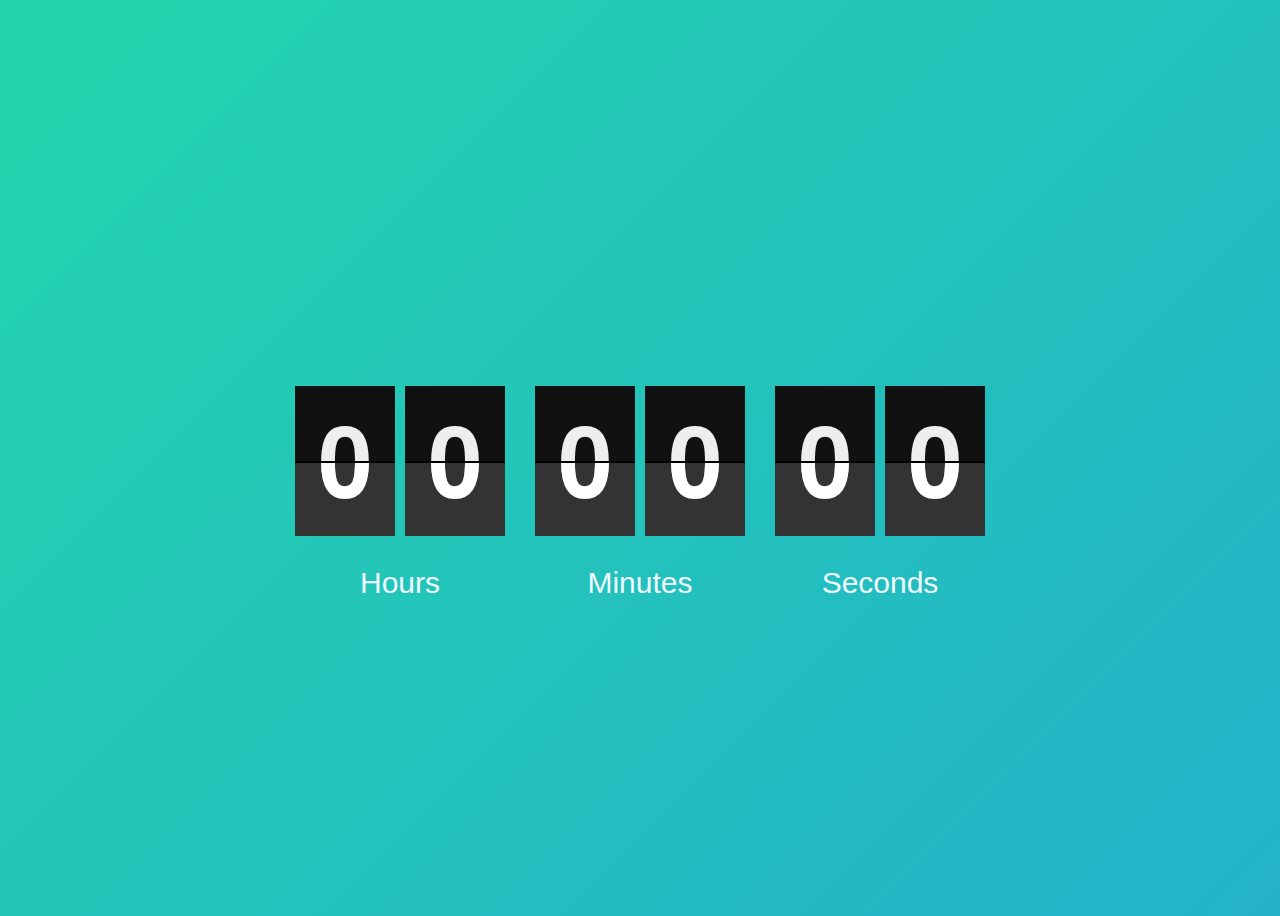
<file: index.html>
<!DOCTYPE html>
<html lang="en">
  <head>
    <meta charset="UTF-8" />
    <meta name="viewport" content="width=device-width, initial-scale=1.0" />
    <!-- <link rel="stylesheet" href="style.css"> -->
    <style>
      * {
        box-sizing: border-box;
        /*  */
      }
      body {
        padding-top: 100px;
        display: flex;
        align-items: center;
        justify-content: center;
        background-repeat: no-repeat;
        background-size: cover;
        background-size: 100% 100vh;
        background: linear-gradient(-45deg, #ee7752, #e73c7e, #23a6d5, #23d5ab);
	    background-size: 400% 400%;
	    animation: gradient 15s ease infinite;
	    height: 100vh;
      }
      p {
        color: aliceblue;
      }
      .countdown {
        display: flex;
        gap: 30px;
        font-family: sans-serif;
        /* display: none; */
      }
      .time-section {
        text-align: center;
        font-size: 30px;
      }
      .time-group {
        display: flex;
        gap: 10px;
      }
      .time-segment {
        display: block;
        font-size: 100px;
        font-weight: 900;
        width: 100px;
      }
      .segment-display {
        position: relative;
        height: 100%;
      }
      .segment-display_top,
      .segment-display_bottom {
        overflow: hidden;
        text-align: center;
        width: 100%;
        height: 50%;
        position: relative;
      }
      .segment-display_top {
        background-color: #111;
        color: #eee;
        line-height: 1.5;
      }
      .segment-display_bottom {
        background-color: #333;
        color: #fff;
        line-height: 0;
      }
      .segment-overlay {
        position: absolute;
        top: 0;
        height: 100%;
        width: 100px;
        perspective: 400px;
      }
      .segment-overlay_top,
      .segment-overlay_bottom {
        position: absolute;
        overflow: hidden;
        text-align: center;
        width: 100%;
        height: 50%;
      }
      .segment-overlay_top {
        top: 0;
        line-height: 1.5;
        color: #eee;
        background-color: #111;
        transform-origin: bottom;
      }
      .segment-overlay_bottom {
        bottom: 0;
        line-height: 0;
        color: #fff;
        border-color: #333;
        border-top: 2px solid black;
        transform-origin: top;
      }
      .segment-overlay.flip .segment-overlay_top {
        animation: flip-top 0.8s linear;
      }
      .segment-overlay.flip .segment-overlay_bottom {
        animation: flip-bottom 0.8s linear;
      }
      @keyframes flip-top {
        0% {
          transform: rotateX(0deg);
        }
        100% {
          transform: rotateX(-90deg);
        }
      }
      @keyframes flip-bottom {
        0% {
          transform: rotateX(90deg);
        }
        100% {
          transform: rotateX(0deg);
        }
      }
      @keyframes gradient {
	0% {
		background-position: 0% 50%;
	}
	50% {
		background-position: 100% 50%;
	}
	100% {
		background-position: 0% 50%;
	}
}
    </style>
    <!-- <script src="index.js"></script> -->
    <script>
      //const targetDate='2023-11-13T20:06:00';
      const targetDate = Date.now() + 10000;

      function getTimeSegmentElements(segmentElement) {
        const segmentDisplay = segmentElement.querySelector(".segment-display");

        const segmentDisplayTop = segmentDisplay.querySelector(
          ".segment-display_top"
        );

        const segmentDisplayBottom = segmentDisplay.querySelector(
          ".segment-display_bottom"
        );

        const segmentOverlay = segmentDisplay.querySelector(".segment-overlay");

        const segmentOverlayTop = segmentOverlay.querySelector(
          ".segment-overlay_top"
        );

        const segmentOverlayBottom = segmentOverlay.querySelector(
          ".segment-overlay_bottom"
        );

        return {
          segmentDisplayTop,
          segmentDisplayBottom,
          segmentOverlay,
          segmentOverlayTop,
          segmentOverlayBottom,
        };
      }

      function updateSegmentValues(displayElement, overlayElement, value) {
        displayElement.textContent = value;
        overlayElement.textContent = value;
      }

      function updateTimeSegment(segmentElement, timeValue) {
        const segmentElements = getTimeSegmentElements(segmentElement);
        segmentElements.segmentOverlay.classList.add("flip");

        updateSegmentValues(
          segmentElements.segmentDisplayTop,
          segmentElements.segmentOverlayBottom,
          timeValue
        );

        function finishAnimation() {
          segmentElements.segmentOverlay.classList.remove("flip");

          updateSegmentValues(
            segmentElements.segmentDisplayBottom,
            segmentElements.segmentOverlayTop,
            timeValue
          );

          this.removeEventListener("animationend", finishAnimation);
        }

        segmentElements.segmentOverlay.addEventListener(
          "animationend",
          finishAnimation
        );
      }

      function updateTimeSection(sectionId, timeValue) {
        const FirstNumber = Math.floor(timeValue / 10);
        const Secondnumber = timeValue % 10;

        const sectionElement = document.getElementById(sectionId);
        const timeSegments = sectionElement.querySelectorAll(".time-segment");

        updateTimeSegment(timeSegments[0], FirstNumber);
        updateTimeSegment(timeSegments[1], Secondnumber);
      }

      function getRemainingTime(targetDateTime) {
        const nowTime = Date.now();

        const secondRemaining = Math.floor((targetDateTime - nowTime) / 1000);

        const complete = nowTime >= targetDateTime;
        if (complete) {
          return {
            complete,
            seconds: 0,
            minutes: 0,
            hours: 0,
          };
        }

        const hours = Math.floor(secondRemaining / 60 / 60);
        const minutes = Math.floor(secondRemaining / 60) - hours * 60;
        const seconds = secondRemaining % 60;

        return {
          complete,
          seconds,
          minutes,
          hours,
        };
      }

      function updateAllSegments() {
        const targetTimeStamp = new Date(targetDate).getTime();
        const timeRemainingBits = getRemainingTime(targetTimeStamp);

        updateTimeSection("seconds", timeRemainingBits.seconds);
        updateTimeSection("minutes", timeRemainingBits.minutes);
        updateTimeSection("hours", timeRemainingBits.hours);

        return timeRemainingBits.complete;
      }

      const countdownTimer = setInterval(() => {
        const isComplete = updateAllSegments();
        if (isComplete) {
          clearInterval(countdownTimer);
          window.location.href = "index1.html";
        }
      }, 1000);

      updateAllSegments();
    </script>
    <title>Event CountDown</title>
  </head>
  <body>
    <div class="countdown">
      <div class="time-section" id="hours">
        <div class="time-group">
          <div class="time-segment">
            <div class="segment-display">
              <div class="segment-display_top">0</div>
              <div class="segment-display_bottom">0</div>
              <div class="segment-overlay">
                <div class="segment-overlay_top">0</div>
                <div class="segment-overlay_bottom">0</div>
              </div>
            </div>
          </div>
          <div class="time-segment">
            <div class="segment-display">
              <div class="segment-display_top">0</div>
              <div class="segment-display_bottom">0</div>
              <div class="segment-overlay">
                <div class="segment-overlay_top">0</div>
                <div class="segment-overlay_bottom">0</div>
              </div>
            </div>
          </div>
        </div>
        <p>Hours</p>
      </div>
      <div class="time-section" id="minutes">
        <div class="time-group">
          <div class="time-segment">
            <div class="segment-display">
              <div class="segment-display_top">0</div>
              <div class="segment-display_bottom">0</div>
              <div class="segment-overlay">
                <div class="segment-overlay_top">0</div>
                <div class="segment-overlay_bottom">0</div>
              </div>
            </div>
          </div>
          <div class="time-segment">
            <div class="segment-display">
              <div class="segment-display_top">0</div>
              <div class="segment-display_bottom">0</div>
              <div class="segment-overlay">
                <div class="segment-overlay_top">0</div>
                <div class="segment-overlay_bottom">0</div>
              </div>
            </div>
          </div>
        </div>
        <p>Minutes</p>
      </div>
      <div class="time-section" id="seconds">
        <div class="time-group">
          <div class="time-segment">
            <div class="segment-display">
              <div class="segment-display_top">0</div>
              <div class="segment-display_bottom">0</div>
              <div class="segment-overlay">
                <div class="segment-overlay_top">0</div>
                <div class="segment-overlay_bottom">0</div>
              </div>
            </div>
          </div>
          <div class="time-segment">
            <div class="segment-display">
              <div class="segment-display_top">0</div>
              <div class="segment-display_bottom">0</div>
              <div class="segment-overlay">
                <div class="segment-overlay_top">0</div>
                <div class="segment-overlay_bottom">0</div>
              </div>
            </div>
          </div>
        </div>
        <p>Seconds</p>
      </div>
    </div>
  </body>
</html>
</file>
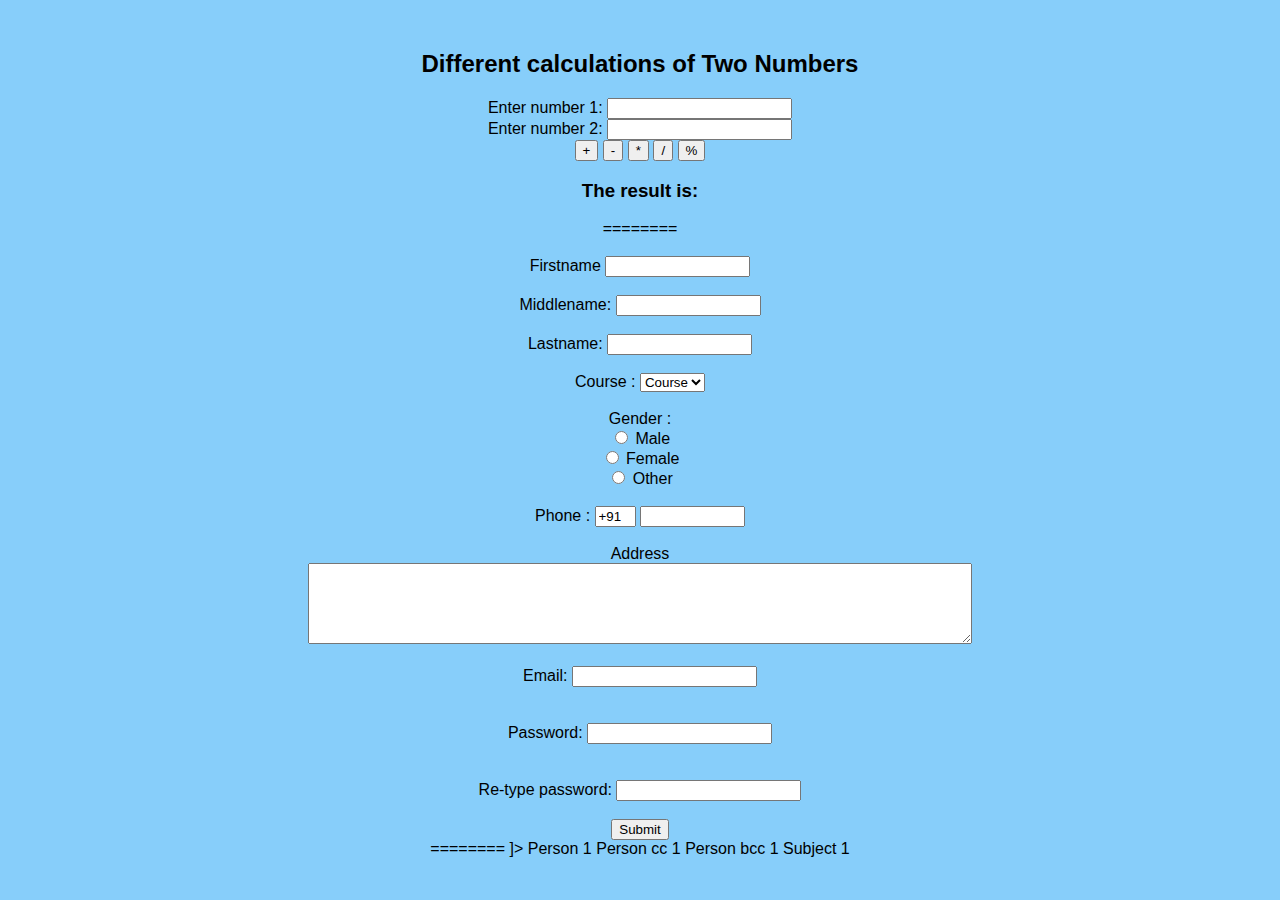
<file: 1.html>
<!DOCTYPE html>
<html lang="en">
<head>
    <meta charset="UTF-8">
    <meta name="viewport" content="width=device-width, initial-scale=1.0">
    <title>Basic Calculator</title>
    <style>
        body {
            font-family: Arial, sans-serif;
            text-align: center;
            margin-top: 50px;
        }
    </style>
</head>
<body>
    <h2>Different calculations of Two Numbers</h2>
 
    <form id="calculatorForm">
        <label for="num1">Enter number 1: </label>
        <input type="number" id="num1" required>
        <br>
 
        <label for="num2">Enter number 2: </label>
        <input type="number" id="num2" required>
        <br>
 
        <button type="button" onclick="performCalculation('+')">+</button>
        <button type="button" onclick="performCalculation('-')">-</button>
        <button type="button" onclick="performCalculation('*')">*</button>
        <button type="button" onclick="performCalculation('/')">/</button>
        <button type="button" onclick="performCalculation('%')">%</button>
 
    </form>
 
    <h3>The result is: <span id="result"></span></h3>
 
    <script>
        function performCalculation(operator) {
            var num1 = parseFloat(document.getElementById('num1').value);
            var num2 = parseFloat(document.getElementById('num2').value);
 
            if (isNaN(num1) || isNaN(num2)) {
                alert('Please enter valid numbers');
                return;
            }
 
            var result;
 
            switch (operator) {
                case '+':
                    result = num1 + num2;
                    break;
                case '-':
                    result = num1 - num2;
                    break;
                case '*':
                    result = num1 * num2;
                    break;
                case '/':
                    result = num1 / num2;
                    break;
                case '%':
                    result = num1 % num2;
                    break;
                default:
                    alert('Invalid operator');
                    return;
            }
 
            document.getElementById('result').textContent = result;
        }
    </script>
</body>
</html>


========


<html>  
    <head>   
    <title>  
    Registration Page  
    </title>  
    </head>  
    <body bgcolor="Lightskyblue">  
    <br>  
    <br>  
    <form>  
      
    <label> Firstname </label>         
    <input type="text" name="firstname" size="15"/> <br> <br>  
    <label> Middlename: </label>     
    <input type="text" name="middlename" size="15"/> <br> <br>  
    <label> Lastname: </label>         
    <input type="text" name="lastname" size="15"/> <br> <br>  
      
    <label>   
    Course :  
    </label>   
    <select>  
    <option value="Course">Course</option>  
    <option value="BCA">BCA</option>  
    <option value="BBA">BBA</option>  
    <option value="B.Tech">B.Tech</option>  
    <option value="MBA">MBA</option>  
    <option value="MCA">MCA</option>  
    <option value="M.Tech">M.Tech</option>  
    </select>  
      
    <br>  
    <br>  
    <label>   
    Gender :  
    </label><br>  
    <input type="radio" name="male"/> Male <br>  
    <input type="radio" name="female"/> Female <br>  
    <input type="radio" name="other"/> Other  
    <br>  
    <br>  
      
    <label>   
    Phone :  
    </label>  
    <input type="text" name="country code"  value="+91" size="2"/>   
    <input type="text" name="phone" size="10"/> <br> <br>  
    Address  
    <br>  
    <textarea cols="80" rows="5" value="address">  
    </textarea>  
    <br> <br>  
    Email:  
    <input type="email" id="email" name="email"/> <br>    
    <br> <br>  
    Password:  
    <input type="Password" id="pass" name="pass"> <br>   
    <br> <br>  
    Re-type password:  
    <input type="Password" id="repass" name="repass"> <br> <br>  
    <input type="button" value="Submit"/>  
    </form>  
    </body>  
    </html>


========

<?xml version="1.0"?>
<!DOCTYPE email[
    <!ELEMENT email (to+, cc*, bcc*, subject?)>
    <!ELEMENT to (#PCDATA)>
    <!ELEMENT cc (#PCDATA)>
    <!ELEMENT bcc (#PCDATA)>
    <!ELEMENT subject (#PCDATA)>
]>
<email>
    <to>Person 1</to>
    <cc>Person cc 1</cc>
    <bcc>Person bcc 1</bcc>
    <subject>Subject 1</subject>
</email>
</file>
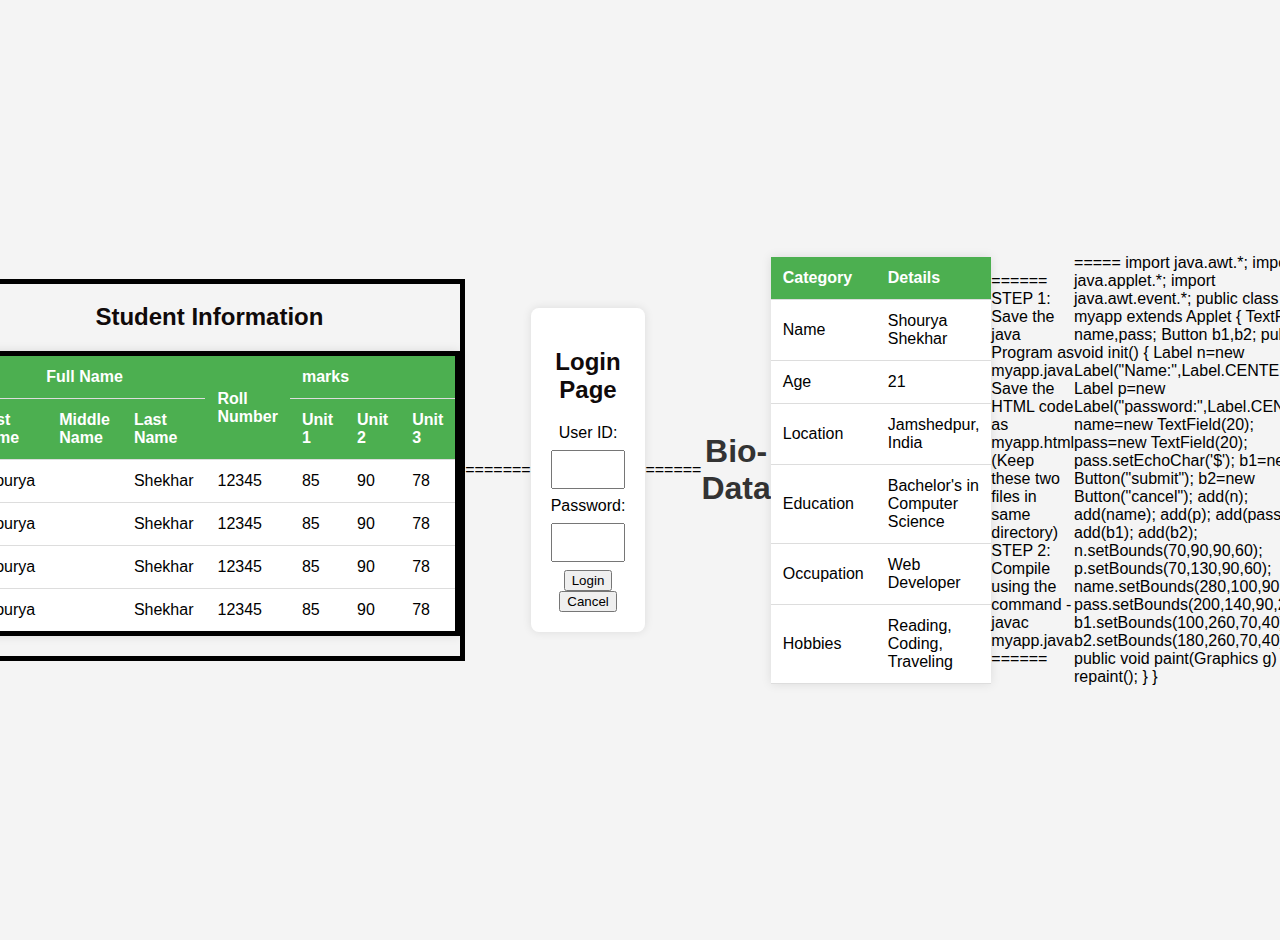
<file: 3.html>
<!DOCTYPE html>
<html lang="en">
<head>
    <meta charset="UTF-8">
    <meta name="viewport" content="width=device-width, initial-scale=1.0">
    <title>Student Information</title>
    <style>
        body {
            font-family: Arial, sans-serif;
            background-color: #f4f4f4;
            margin: 0;
            padding: 20px;
        }
        .container{
            border: solid black 5px;
        }

        h2 {
            color: #100a0a;
            text-align: center;
        }

        table {
            width: 80%;
            margin: 20px auto;
            border-collapse: collapse;
            box-shadow: 0 0 10px rgba(0, 0, 0, 0.1);
            background-color: #fff;
        }

        th, td {
            padding: 12px;
            text-align: left;
            border-bottom: 1px solid #1b1717;
        }
    </style>
</head>
<body>
    
    <div class="container">
    <h2>Student Information</h2>

    <table class="container">
        <thead>
            <tr>
                <th colspan="3" ><center>Full Name</center></th>
                <th rowspan="2">Roll Number</th>
                <th colspan="3">marks</th>
            </tr>
            <tr>
                <th colspan="1">First Name</th>
                <th colspan="1">Middle Name</th>
                <th colspan="1">Last Name</th>
                <th colspan="1">Unit 1</th>
                <th colspan="1">Unit 2</th>
                <th colspan="1">Unit 3</th>
            </tr>
        </thead>
        <tr>
            <td>Shourya</td>
            <td></td>
            <td>Shekhar</td>
            <td>12345</td>
            <td>85</td>
            <td>90</td>
            <td>78</td>
        </tr>
        <tr>
            <td>Shourya</td>
            <td></td>
            <td>Shekhar</td>
            <td>12345</td>
            <td>85</td>
            <td>90</td>
            <td>78</td>
        </tr>
        <tr>
            <td>Shourya</td>
            <td></td>
            <td>Shekhar</td>
            <td>12345</td>
            <td>85</td>
            <td>90</td>
            <td>78</td>
        </tr>
        <tr>
            <td>Shourya</td>
            <td></td>
            <td>Shekhar</td>
            <td>12345</td>
            <td>85</td>
            <td>90</td>
            <td>78</td>
        </tr>
        
    </table>
</div>

</body>
</html>


=======


<!DOCTYPE html>
<html lang="en">
<head>
  <meta charset="UTF-8">
  <meta name="viewport" content="width=device-width, initial-scale=1.0">
  <title>Login Page</title>
  <style>
    body {
      font-family: Arial, sans-serif;
      background-color: #f4f4f4;
      margin: 0;
      padding: 0;
      display: flex;
      justify-content: center;
      align-items: center;
      height: 100vh;
    }

    .login-container {
      background-color: #fff;
      padding: 20px;
      border-radius: 8px;
      box-shadow: 0 0 10px rgba(0, 0, 0, 0.1);
      width: 300px;
      text-align: center;
    }

    input {
      width: 100%;
      padding: 10px;
      margin: 8px 0;
      box-sizing: border-box;
    }

    #captcha {
      
    }

  </style>
</head>
<body>
  <div class="login-container">
    <h2>Login Page</h2>
    <form action="#" method="post">
      <label for="userid">User ID:</label>
      <input type="text" id="userid" name="userid" required>

      <label for="password">Password:</label>
      <input type="password" id="password" name="password" required>

    
      
      <button type="login">Login</button>
      <button type="cancel" class="cancel">Cancel</button>
    </form>
  </div>
  
</body>
</html>


======



<!DOCTYPE html>
<html lang="en">
<head>
    <meta charset="UTF-8">
    <meta name="viewport" content="width=device-width, initial-scale=1.0">
    <title>Bio-Data</title>
    <style>
        body {
            font-family: Arial, sans-serif;
            background-color: #f4f4f4;
            margin: 0;
            padding: 20px;
        }

        h1 {
            color: #333;
            text-align: center;
        }

        table {
            width: 100%;
            border-collapse: collapse;
            margin-top: 20px;
        }

        th, td {
            padding: 12px;
            text-align: left;
            border-bottom: 1px solid #ddd;
        }

        th {
            background-color: #4caf50;
            color: white;
        }
    </style>
</head>
<body>
    <h1>Bio-Data</h1>

    <table>
        <tr>
            <th>Category</th>
            <th>Details</th>
        </tr>
        <tr>
            <td>Name</td>
            <td>Shourya Shekhar</td>
        </tr>
        <tr>
            <td>Age</td>
            <td>21</td>
        </tr>
        <tr>
            <td>Location</td>
            <td>Jamshedpur, India</td>
        </tr>
        <tr>
            <td>Education</td>
            <td>Bachelor's in Computer Science</td>
        </tr>
        <tr>
            <td>Occupation</td>
            <td>Web Developer</td>
        </tr>
        <tr>
            <td>Hobbies</td>
            <td>Reading, Coding, Traveling</td>
        </tr>
    </table>
</body>
</html>

======
STEP 1: Save the java Program as myapp.java
		Save the HTML code as myapp.html
        (Keep these two files in same directory)


STEP 2: Compile using the command - javac myapp.java

====== 
<html>
<applet code="myapp.class" width=300 height=300></applet>
</html>
=====
import java.awt.*;
import java.applet.*;
import java.awt.event.*;
public class myapp extends Applet
{
    TextField name,pass;
    Button b1,b2;
    public void init()
    {
        Label n=new Label("Name:",Label.CENTER);
        Label p=new Label("password:",Label.CENTER);
        name=new TextField(20);
        pass=new TextField(20);
        pass.setEchoChar('$');
        b1=new Button("submit");
        b2=new Button("cancel");
        add(n);
        add(name);
        add(p);
        add(pass);
        add(b1);
        add(b2);
        n.setBounds(70,90,90,60);
        p.setBounds(70,130,90,60);
        name.setBounds(280,100,90,20);
        pass.setBounds(200,140,90,20);
        b1.setBounds(100,260,70,40);
        b2.setBounds(180,260,70,40);


    }
    public void paint(Graphics g)
    {
        repaint();
    }
}
</file>
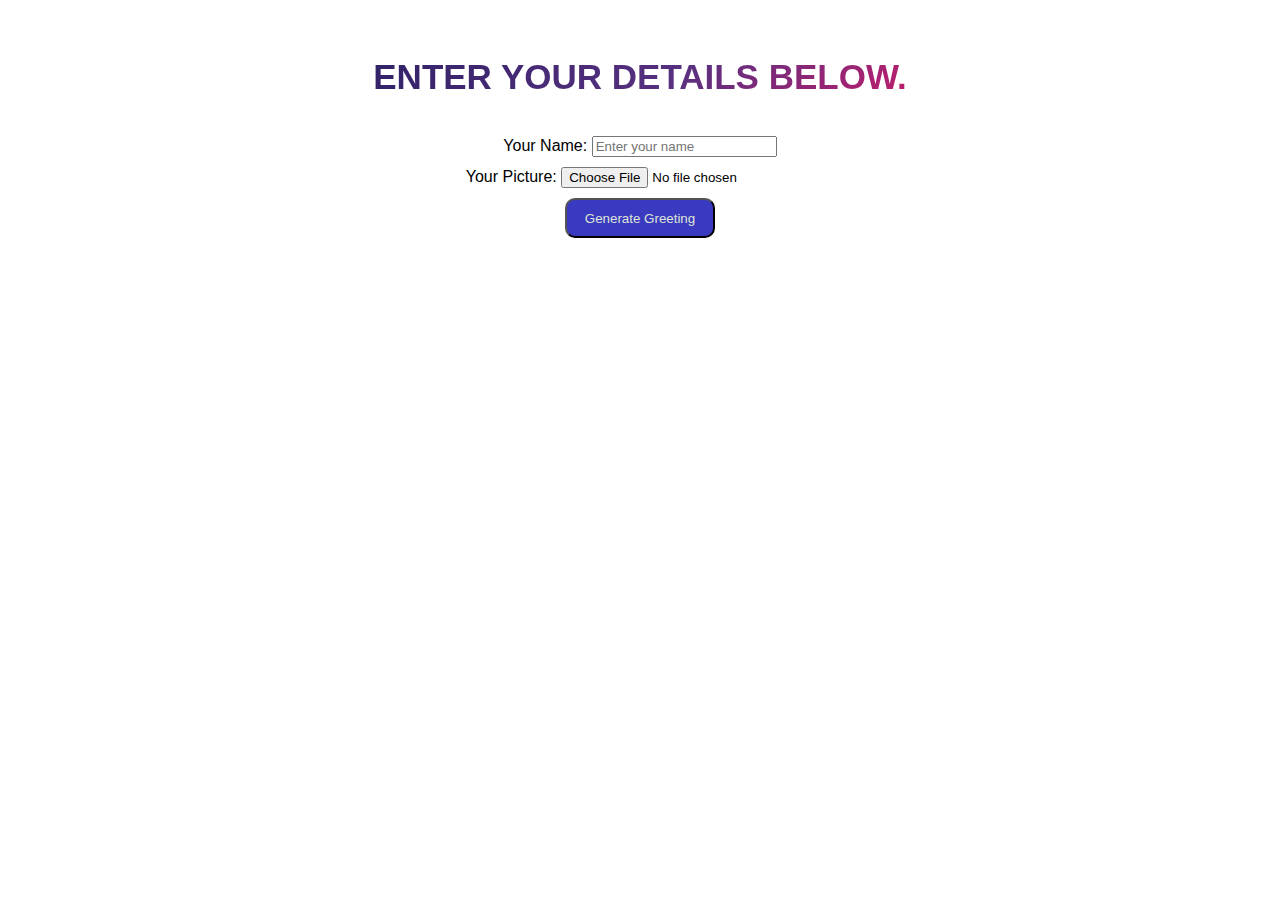
<file: index1.html>
<!DOCTYPE html>
<html lang="en">
<head>
    <meta charset="UTF-8">
    <meta name="viewport" content="width=device-width, initial-scale=1.0">
    <title>Children's Day Greeting</title>
    <style>
        body {
            font-family: Arial, sans-serif;
            text-align: center;
            padding: 20px;
            background-image: url('https://bafybeifwaxkflnlmd3oeojutwda54zqd4rujjbjltz7ccpa7ef32teql2q.ipfs.w3s.link/children-s-silhouettes-showing-muscles-sunset.jpg');
            background-repeat: no-repeat;
            background-size:100% 100vh;
            
        }

        #greeting-container {
            display: none;
            margin-top: 20px;
            color: aliceblue;
        }

        #display-image{
            border-radius: 50%;
            height:150px;
            width:150px;
        }
        .name{
            margin: 10px;

        }
        .pic{
            margin: 10px;
        }
        .button{
            margin:10px;
        }
        #buttonn{
            width: 150px;
            height:40px;
            color: rgb(223, 227, 213);
            background-color: rgb(58, 58, 193);
            border-radius: 10px;
            
        
        }
        #buttonn:hover{
            color: rgb(58, 58, 193);
            background-color: rgb(223, 227, 213) ;
        }
        .animate-charcter
        {
          text-transform: uppercase;
         background-image: linear-gradient(
          -225deg,
          #312267 0%,
           #573080 29%,
           #ff1361 67%,
            rgb(228, 228, 121) 100%
         );
          background-size: auto auto;
          background-clip: border-box;
          background-size: 200% auto;
          color: #fff;
         background-clip: text;
          text-fill-color: transparent;
          -webkit-background-clip: text;
            -webkit-text-fill-color: transparent;
            animation: textclip 2s linear infinite;
            display: inline-block;
      font-size: 35px;
}
.sentence{
    display: block;
    margin: 4px;
}


@keyframes textclip {
  to {
    background-position: 200% center;
  }
}
    </style>
</head>
<body>
    <!-- <h2>Children's Day Greeting</h2> -->

    <div id="form-container">
        <h2 class="animate-charcter"> Enter your details below.</h2>
        <div class="name">
            <label for="name">Your Name:</label>
            <input type="text" id="name" placeholder="Enter your name" required>
            <br>
        </div>
        <div class="pic">
            <label for="image">Your Picture:</label>
            <input type="file" id="image" accept="image/*" required>
            <br>
        </div>
        <div class="button">
            <button id="buttonn" onclick="showGreeting()">Generate Greeting</button>
        </div>
        
    </div>

    <div id="greeting-container">
        <h1 class="animate-charcter sentence" style="color: black;"> WISHES FROM NIST CLOUD COMPUTING CLUB</h1>
        <h2 class="animate-charcter sentence" style="color: black;">Happy Childrens day to you!!!</h2>
        <img id="display-image" alt="User's Picture">
        <h1><span class="animate-charcter" id="display-name"></span></h1>
        <div class="button">
            <button id="buttonn" class="back" onclick="backtoCountdown()">back to Countdown</button>
        </div>
    </div>
    

    <script>
        function showGreeting() {
            var name = document.getElementById('name').value;
            var imageInput = document.getElementById('image');
            var image = document.getElementById('display-image');
            var greetingContainer = document.getElementById('greeting-container');
            var formContainer = document.getElementById('form-container');

            // Display the greeting
            document.getElementById('display-name').innerText = name;
            image.src = URL.createObjectURL(imageInput.files[0]);
            greetingContainer.style.display = 'block';
            formContainer.style.display = 'none';
        }
        function backtoCountdown(){
            window.location.href="index.html"
        }


    </script>
</body>
</html>
</file>
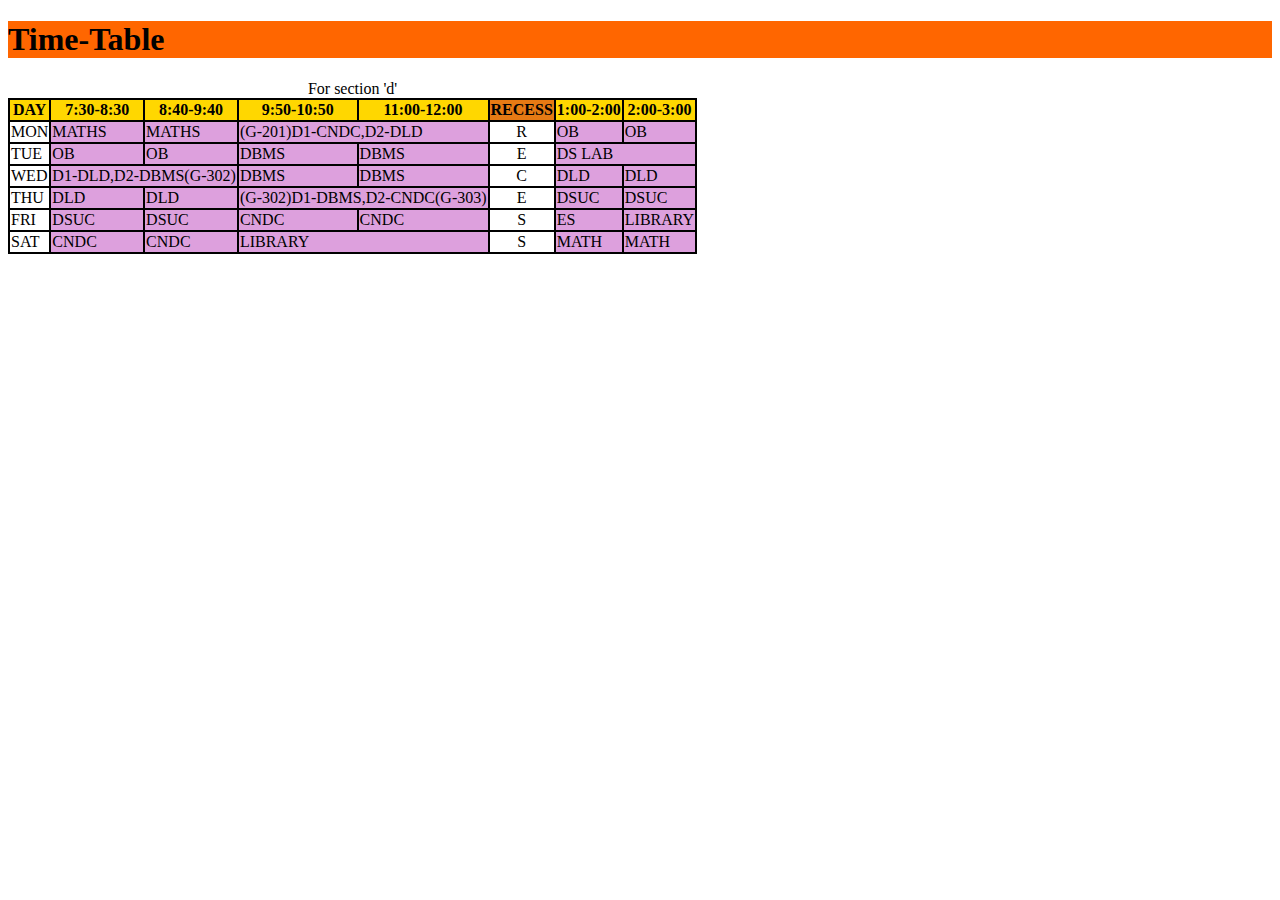
<file: time.html>
<!DOCTYPE html>
<html lang="en">
<head>
    <meta charset="UTF-8">
    <meta http-equiv="X-UA-Compatible" content="IE=edge">
    <meta name="viewport" content="width=device-width, initial-scale=1.0">
    <title>Document1</title>
    <style>
      @media screen and (max-width:430px){
     body{display:none;}
    }
      .color{background-color:plum;}
      .align{text-align:center;}
       table,th,td{border:2px solid black;
    border-collapse:collapse;}
    </style>
</head>
<body>
    <h1 style="background-color:rgb(255, 102, 0);">Time-Table</h1>

<table>
    <caption>For section 'd'</caption>
    <tr style="background-color:gold;">
       <th>DAY</th>
       <th>7:30-8:30</th>
       <th>8:40-9:40</th>
       <th>9:50-10:50</th>
       <th>11:00-12:00</th>
       <th style="background-color: rgba(224, 98, 25, 0.795);">RECESS</th>
       <th>1:00-2:00</th>
       <th>2:00-3:00</th>
    </tr>
    <tr>
      <td>MON</td>
      <td class="color">MATHS</td>
      <td class="color">MATHS</td>
      <td colspan="2" class="color">(G-201)D1-CNDC,D2-DLD</td>
      <td class="align">R</td>
      <td class="color">OB</td>
      <td class="color">OB</td>
    </tr>
    <tr>
        <td>TUE</td>
        <td class="color">OB</td>
        <td class="color">OB</td>
        <td class="color">DBMS</td>
        <td class="color">DBMS</td>
        <td class="align">E</td>
        <td colspan="2" class="color">DS LAB</td>
       
    </tr>
    <tr>
        <td>WED</td>
        <td colspan="2" class="color">D1-DLD,D2-DBMS(G-302)</td>
        <td class="color">DBMS</td>
        <td class="color">DBMS</td>
        <td class="align">C</td>
        <td class="color" >DLD</td>
        <td class="color">DLD</td>
    </tr>
    <tr>
        <td>THU</td>
        <td class="color">DLD</td>
        <td class="color">DLD</td>
        <td colspan="2" class="color">(G-302)D1-DBMS,D2-CNDC(G-303)</td>
        <td class="align">E</td>
        <td class="color">DSUC</td>
        <td class="color">DSUC</td>
    </tr>
    <tr>
        <td>FRI</td>
        <td class="color">DSUC</td>
        <td class="color">DSUC</td>
        <td class="color">CNDC</td>
        <td class="color">CNDC</td>
        <td class="align">S</td>
        <td class="color">ES</td>
        <td class="color">LIBRARY</td>
    </tr>
    <tr>
        <td>SAT</td>
        <td class="color">CNDC</td>
        <td class="color">CNDC</td>
        <td colspan="2" class="color">LIBRARY</td>
        <td class="align">S</td>
        <td class="color">MATH</td>
        <td class="color">MATH</td>
    </tr>
</table>
</body>
          </html>
</file>
